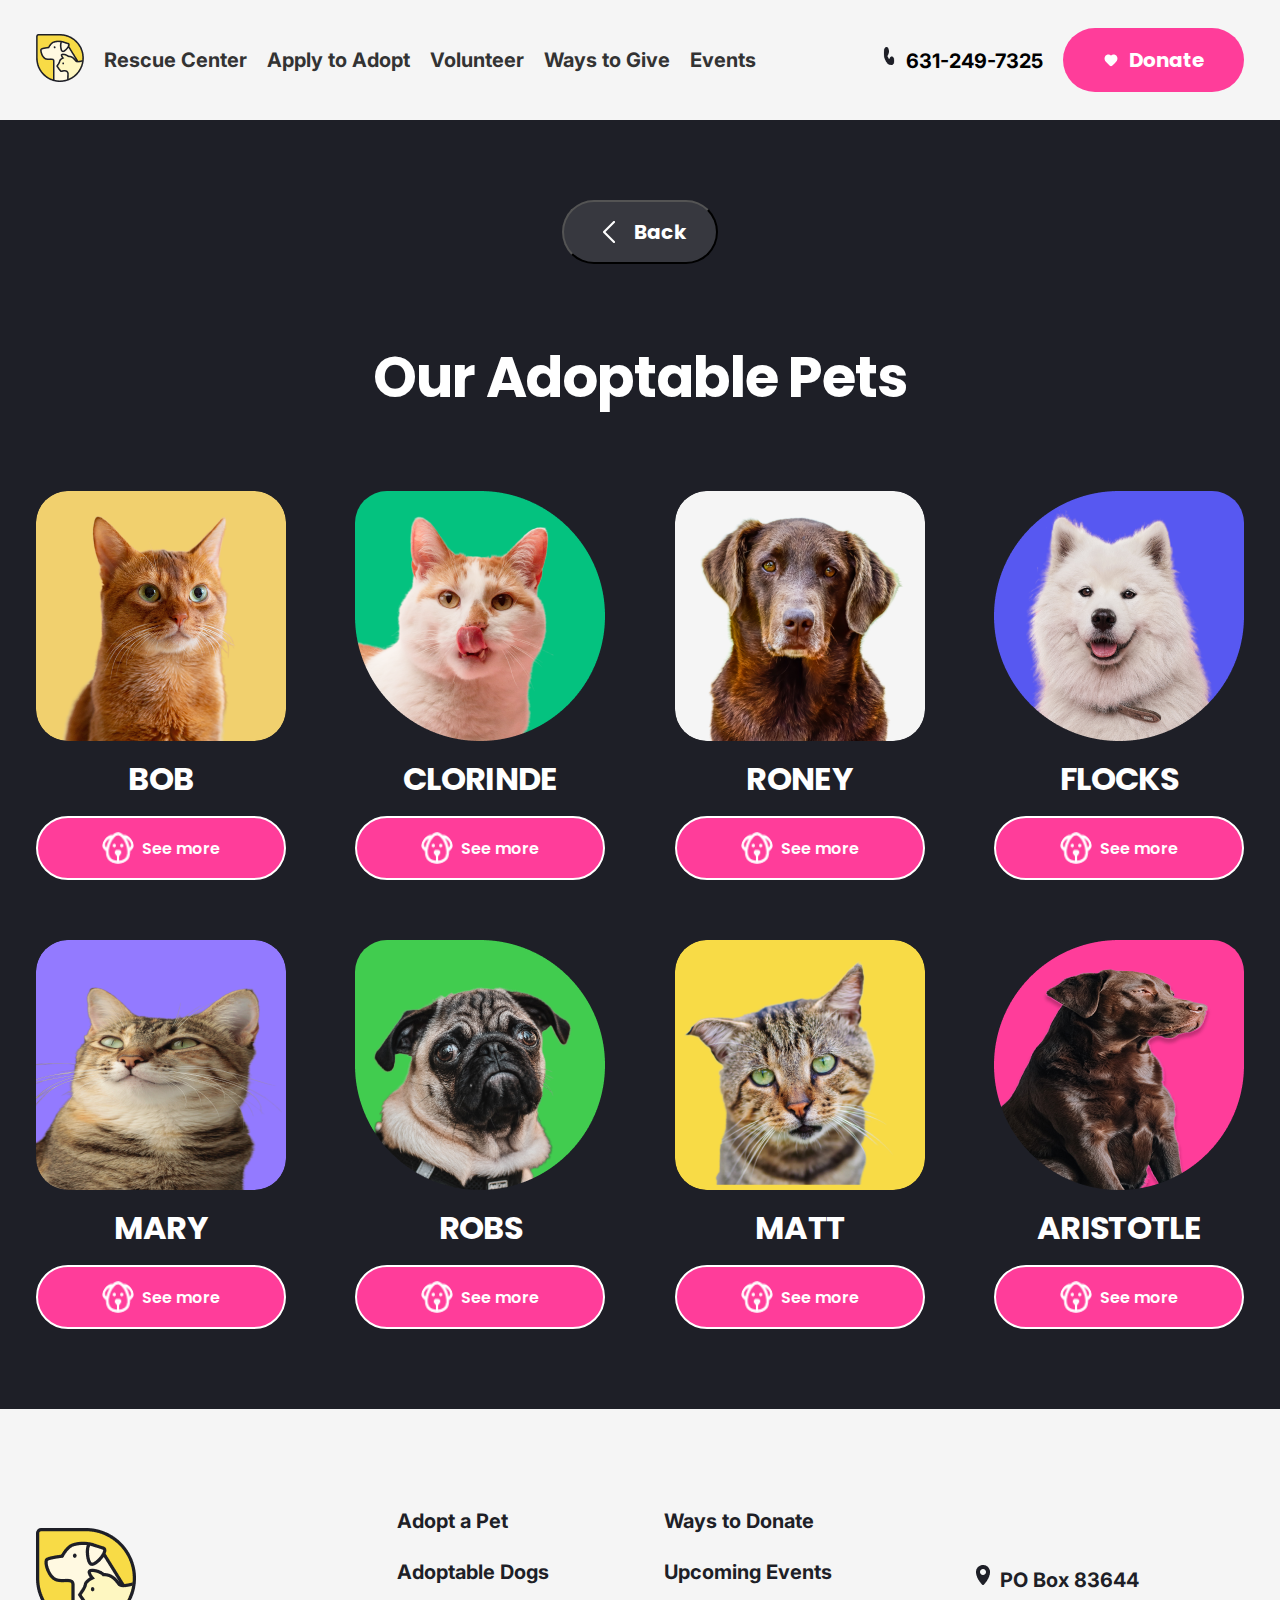
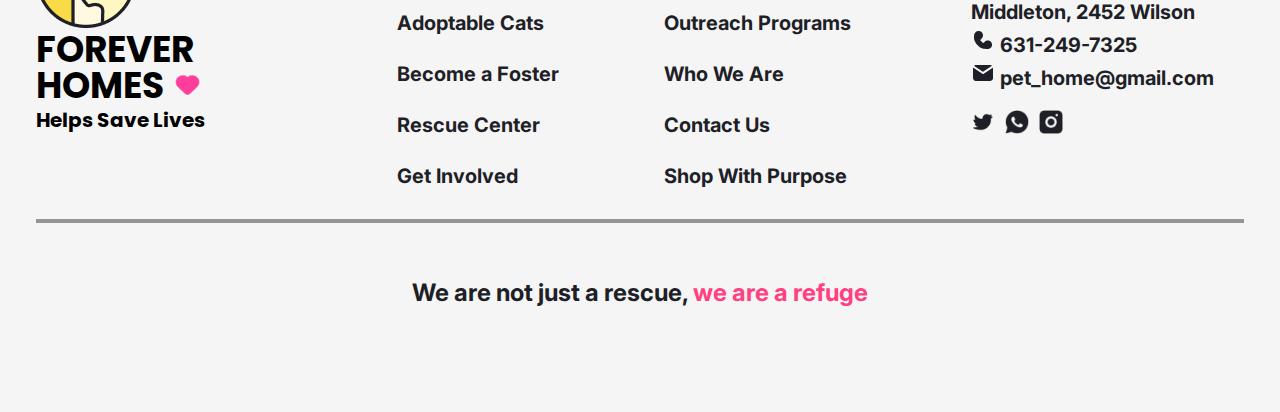
<file: pages/adoptables.html>
<!DOCTYPE html>
<html lang="en">

<head>
    <meta charset="UTF-8">
    <meta name="viewport" content="width=device-width, initial-scale=1.0">
    <title>Adoptables</title>
    <link href="/css/adoptables.css" rel="stylesheet" type="text/css" />
    <link rel="preconnect" href="https://fonts.googleapis.com">
    <link rel="preconnect" href="https://fonts.gstatic.com" crossorigin>
    <link
        href="https://fonts.googleapis.com/css2?family=Poppins:ital,wght@0,100;0,200;0,300;0,400;0,500;0,600;0,700;0,800;0,900;1,100;1,200;1,300;1,400;1,500;1,600;1,700;1,800;1,900&display=swap"
        rel="stylesheet">
    <link href="https://fonts.googleapis.com/css2?family=Inter:wght@100..900&display=swap" rel="stylesheet">
</head>
    <div id="donateModal" class="modal-donate">
        <div class="modal-content-donate">

            <div class="header-donate">
                <h1>Choose your<br> Donate</h1>
            </div>

            <div class="donate-area">

                <div class="donate-mail">
                    <p>EMAIL <span class="simbol">*</span></p>
                    <input type="email" class="input-donate" id="email" placeholder="youremail@here.com" pattern="[a-zA-Z0-9._%+-]+@[a-zA-Z0-9.-]+\.[a-zA-Z]{2,4}"required>
                    <p id="email-error" style="color: red; display: none;">Please enter a valid email address.</p>
                </div>

                <div class="money-field">
                    <p>HOW MUCH CAN YOU HELP?<span class="simbol">*</span></p>
                    <input type="text" class="input-donate" id="amount" placeholder="R$ 95,00" pattern="[0-9]*" required>
                    <p id="amount-error" style="color: red; display: none;">Please enter a valid number.</p>
                </div>

                <div class="payment-field">
                    <p>PAYMENT METHOD<span class="simbol">*</span></p>
                    <div class="methods-payment">
                        <div class="payment1">
                            <input type="radio" id="pix" name="payment-method" value="pix" class="radio-payment" required>
                            <label for="pix" class="payment-label">
                                <p>Pix</p>
                                <div class="shape"></div>
                            </label>
                        </div>
                        <div class="payment1">
                            <input type="radio" id="credit-card" name="payment-method" value="credit-card"
                                class="radio-payment" required>
                            <label for="credit-card" class="payment-label">
                                <p>Credit Card</p>
                                <div class="shape"></div>
                            </label>
                        </div>
                        <div class="payment1">
                            <input type="radio" id="paypal" name="payment-method" value="paypal" class="radio-payment"
                                required>
                            <label for="paypal" class="payment-label">
                                <p>PayPal</p>
                                <div class="shape"></div>
                            </label>
                        </div>
                    </div>
                </div>
                <button class=" help-btn" onclick="submitForm()"><img class="i-help" src="/image/Icon-S2.svg" alt="help">I
                    wanna Help!</button>
                <button class="cancel2-btn" onclick="closeModal()">
                    <img class="i-left" src="/image/left-cancel.png" alt="help">Cancel
                </button>
            </div>
        </div>
    </div>


<body>
    <header>
        <nav>
            <div class="left-options">
                <div class="logo">
                    <img src="/image/logo.png" alt="Logo">
                </div>
                <ul class="menu-options">
                    <li><a href="#rescue-center">Rescue Center</a></li>
                    <li><a href="#apply-to-adopt">Apply to Adopt</a></li>
                    <li><a href="#volunteer">Volunteer</a></li>
                    <li><a href="#ways-to-give">Ways to Give</a></li>
                    <li><a href="#events">Events</a></li>
                </ul>
            </div>
            <div class="right-options">
                <p class="phone"><img class="icon-phone" src="/image/Icon_Phone.png" alt="Phone Icon">631-249-7325</p>

                <button class="donate-btn" onclick="openModalDonate()"><img class="heart-svg-1" src="/image/Icon-S2.svg"
                        alt="Heart Icon">Donate</button>

            </div>
        </nav>
    </header>
    <main>
        <section class="adoptables-pets">
            <div class="pets-content">
                <div class="text-info">
                    <button class="back" onclick="window.location.href='/index.html'">
                        <img class="backleft" src="/image/back-left.png" alt="Back">
                        Back
                    </button>
                    <h2>Our Adoptable Pets</h2>
                </div>

                <div class="carrossel-img">
                    <div class="row-1">
                        <div class="animal">
                            <img src="/image/cat1-crsel.png" alt="Bob">
                            <p>BOB</p>
                            <button class="see-more">
                                <img class="i-animal" src="/image/i-see-more.png" alt="Icone animal">
                                See more
                            </button>
                        </div>
                        <div class="animal">
                            <img src="/image/cat2-crsel.png" alt="Clorinde">
                            <p>CLORINDE</p>
                            <button class="see-more">
                                <img class="i-animal" src="/image/i-see-more.png" alt="Icone animal">
                                See more
                            </button>
                        </div>
                        <div class="animal">
                            <img src="/image/dog3-crsel.png" alt="Roney">
                            <p>RONEY</p>
                            <button class="see-more">
                                <img class="i-animal" src="/image/i-see-more.png" alt="Icone animal">
                                See more
                            </button>
                        </div>
                        <div class="animal">
                            <img src="/image/dog4-crsel.png" alt="Flocks">
                            <p>FLOCKS</p>
                            <button class="see-more">
                                <img class="i-animal" src="/image/i-see-more.png" alt="Icone animal">
                                See more
                            </button>
                        </div>
                    </div>
                    <div class="row-2">
                        <div class="animal">
                            <img src="/image/cat5-crsel.png" alt="Mary">
                            <p>MARY</p>
                            <button class="see-more">
                                <img class="i-animal" src="/image/i-see-more.png" alt="Icone animal">
                                See more
                            </button>
                        </div>
                        <div class="animal">
                            <img src="/image/dog6-crsel.png" alt="Robs">
                            <p>ROBS</p>
                            <button class="see-more">
                                <img class="i-animal" src="/image/i-see-more.png" alt="Icone animal">
                                See more
                            </button>
                        </div>
                        <div class="animal">
                            <img src="/image/cat7-crsel.png" alt="Matt">
                            <p>MATT</p>
                            <button class="see-more">
                                <img class="i-animal" src="/image/i-see-more.png" alt="Icone animal">
                                See more
                            </button>
                        </div>
                        <div class="animal">
                            <img src="/image/dog5-crsel.png" alt="Aristotle">
                            <p>ARISTOTLE</p>
                            <button class="see-more">
                                <img class="i-animal" src="/image/i-see-more.png" alt="Icone animal">
                                See more
                            </button>
                        </div>
                    </div>
                </div>
            </div>
        </section>
    </main>
    <footer>
        <div class="footer-content">
            <div class="links-area">
                <div class="logo-f">
                    <div class="footer-logo">
                        <div class="container-4">
                            <div class="logo-1">
                                <img class="logo-footer" src="/image/f-logo.png" alt="Logo" />
                            </div>
                            <div class="name">
                                FOREVER<br />
                                HOMES <img class="heart-icon" src="/image/Icon-s2.png" alt="Heart Icon" />
                            </div>
                            <span class="text-f">
                                Helps Save Lives
                            </span>
                        </div>
                    </div>
                </div>
                <div class="links-row-1">
                    <div class="adopt-apet">Adopt a Pet</div>
                    <div class="adoptable-dogs">Adoptable Dogs</div>
                    <div class="adoptable-cats">Adoptable Cats</div>
                    <div class="become-afoster">Become a Foster</div>
                    <div class="rescue-center">Rescue Center</div>
                    <span class="get-involved">Get Involved</span>
                </div>
                <div class="links-row-2">
                    <div class="ways-to-donate">Ways to Donate</div>
                    <div class="upcoming-events">Upcoming Events</div>
                    <div class="outreach-programs">Outreach Programs</div>
                    <div class="who-we-are">Who We Are</div>
                    <div class="contact-us">Contact Us</div>
                    <span class="shop-with-purpose">Shop With Purpose</span>
                </div>
                <div class="contacts">
                    <div class="info">
                        <div class="address">
                            <div class="address-1">
                                <img class="icon-" src="/image/Icon-Address.png" alt="Address Icon" />
                                <span class="text-16">PO Box 83644</span><br>
                                <span class="text-17">Middleton, 2452 Wilson</span>
                            </div>

                        </div>
                        <div class="phone-1">
                            <img class="icon-c" src="/image/Icon_Phone.png" alt="Phone Icon" />
                            <span class="text-18">631-249-7325</span>
                        </div>
                        <div class="mail">
                            <img class="icon-c" src="/image/Icon_Mail.png" alt="Mail Icon" />
                            <span class="text-19">pet_home@gmail.com</span>
                        </div>
                        <div class="social-media-icons">
                            <img src="/image/Icon_Twitter.png" alt="Twitter" class="social-icon">
                            <img src="/image/Icon-Whats.png" alt="WhatsApp" class="social-icon">
                            <img src="/image/Icon_insta.png" alt="Instagram" class="social-icon">
                        </div>
                    </div>
                </div>

            </div>
            <hr class="divider">
            <div class="slogan">
                <p>We are not just a rescue, <span class="highlight">we are a refuge</span></p>
            </div>
        </div>
    </footer>
    <script src="/js/adoptables.js"></script>

</body>

</html>
</file>
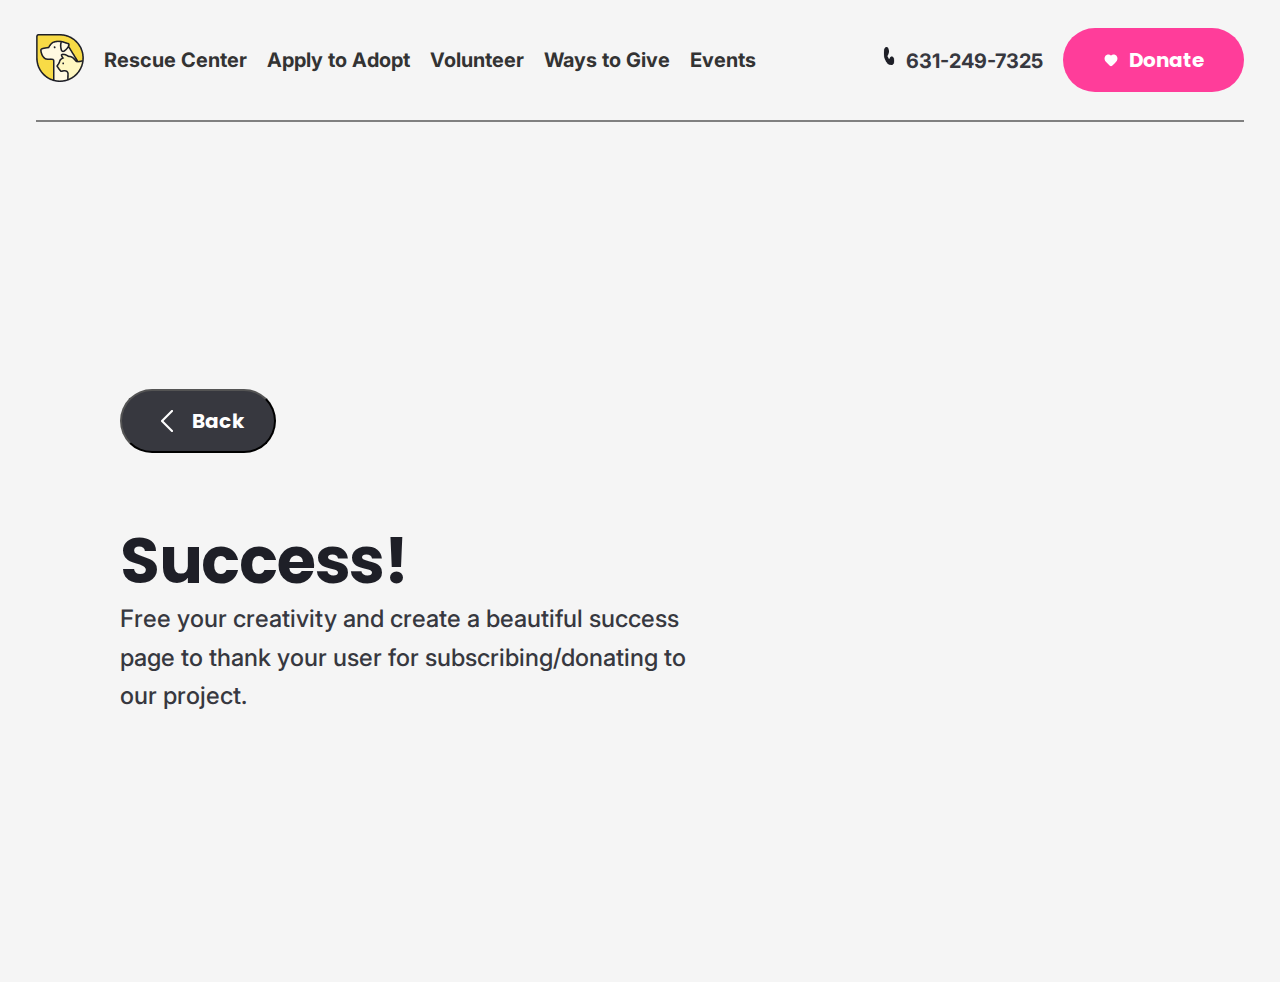
<file: pages/success.html>
<!DOCTYPE html>
<html lang="en">
<head>
    <meta charset="UTF-8">
    <meta name="viewport" content="width=device-width, initial-scale=1.0">
    <title>Success</title>
    <link href="/css/success.css" rel="stylesheet" type="text/css" />
    <link rel="preconnect" href="https://fonts.googleapis.com">
    <link rel="preconnect" href="https://fonts.gstatic.com" crossorigin>
    <link href="https://fonts.googleapis.com/css2?family=Poppins:ital,wght@0,100;0,200;0,300;0,400;0,500;0,600;0,700;0,800;0,900;1,100;1,200;1,300;1,400;1,500;1,600;1,700;1,800;1,900&display=swap" rel="stylesheet">
    <link href="https://fonts.googleapis.com/css2?family=Inter:wght@100..900&display=swap" rel="stylesheet">
  </head>
<body>
    <header>
        <nav>
            <div class="left-options">
                <div class="logo">
                    <img src="/image/logo.png" alt="Logo">
                </div>
                <ul class="menu-options">
                    <li><a href="#rescue-center">Rescue Center</a></li>
                    <li><a href="#apply-to-adopt">Apply to Adopt</a></li>
                    <li><a href="#volunteer">Volunteer</a></li>
                    <li><a href="#ways-to-give">Ways to Give</a></li>
                    <li><a href="#events">Events</a></li>
                </ul>
            </div>
            <div class="right-options">
                <p class="phone"><img class="icon-phone" src="/image/Icon_Phone.png" alt="Phone Icon">631-249-7325</p>
                <button class="donate-btn"><img class="heart-svg-1" src="/image/Icon-S2.svg" alt="Heart Icon">Donate</button>              
            </div>
        </nav>
    </header>
    <div class="header-line"></div>
    <main>
        <section class="content-success">
            <div class="info-block-success">
                <button class="success-back" onclick="window.location.href='/index.html'">
                    <img class="care-left" src="/image/back-left.png">
                    Back
                </button>
            <div class="message-sucess">
                <h1>Success!</h1>
                <p>Free your creativity and create a beautiful success page to thank your user for subscribing/donating to our project.</p>
            </div>
            </div>
        </section>
    </main>    
</body>
</html>
</file>
<file: css/adoptables.css>
* {
  margin: 0;
  padding: 0;
  box-sizing: border-box;
}

body {
  background-color: #F5F5F5;
}

/* --------------------------------- estilo do menu ----------------------------------*/
header {
  width: 100%;
  height: 120px;
  display: flex;
  background-color: #F5F5F5;
  justify-content: center;
  align-items: center;

}

nav {
  width: 1208px;
  height: 64px;
  display: flex;
  justify-content: space-between;

}

.left-options {
  display: flex;
  align-items: center;
}

.logo img {
  width: 47.73px;
  height: 48px;
  margin-right: 20px;
}

.menu-options {
  list-style: none;
  display: flex;
  gap: 20px;
  font-family: Inter;
  font-size: 20px;
  font-weight: 700;
  line-height: 32px;
  text-align: left;
}


.menu-options li {
  display: inline;
}

.menu-options a {
  text-decoration: none;
  color: #333;
  font-weight: bold;
}

.right-options {
  display: flex;
  align-items: center;
  gap: 20px;
}

.phone {
  font-family: Inter;
  font-size: 20px;
  font-weight: 700;
  line-height: 32px;
  text-align: left;
}

.donate-btn {
  width: 181px;
  height: 64px;
  background-color: #FF3D9A;
  color: white;
  border: none;
  padding: 16px;
  border-radius: 32px;
  cursor: pointer;
  font-family: Poppins, sans-serif;
  font-size: 20px;
  font-weight: 700;
  line-height: 32px;
  display: flex;
  align-items: center;
  justify-content: center;
}

.heart-svg-1 {
  width: 25.81px;
  height: 23.14px;
  padding-right: 10px;
}

.icon-phone {
  width: 24px;
  height: 24px;
  padding-right: 10px;
}

/*--------------------------adoptables section----------------------------*/

.adoptables-pets {
  width: 100%;
  height: 1289px;
  padding: 80px 0px;
  background-color: #1E1F27;
  display: flex;
  align-items: center;
  justify-content: center;
}

.pets-content {
  width: 1208px;
  height: 1129px;
  gap: 80px;
  display: flex;
  flex-direction: column;
  align-items: center;
  justify-content: center;
}


.text-info {
  width: 1208px;
  height: 211px;
  gap: 80px;
  display: flex;
  justify-content: space-between;
  flex-direction: column;
  align-items: center;
}

.back {
  width: 156px;
  height: 64px;
  padding: 16px 32px;
  gap: 8px;
  border-radius: 32px;
  background-color: #37383F;
  font-family: Poppins;
  font-size: 20px;
  font-weight: 700;
  line-height: 32px;
  color: white;
  display: flex;
  align-items: center;
  justify-content: center;
}

h2 {
  font-family: Poppins;
  font-size: 56px;
  font-weight: 700;
  line-height: 67.2px;
  letter-spacing: -0.02em;
  text-align: center;
  color: white;
}

.carrossel-img {
  width: 1208px;
  height: 838px;
  gap: 60px;
  display: flex;
  flex-direction: column;
  flex-wrap: wrap;
  justify-content: center;
}

.row-1 {
  width: 100%;
  height: 389px;
  display: flex;
  flex-direction: row;
  justify-content: space-between;
}

.row-2 {
  width: 100%;
  height: 389px;
  display: flex;
  flex-direction: row;
  justify-content: space-between;

}

.animal {
  width: 250px;
  height: 389px;
  gap: 12px;
  display: flex;
  flex-direction: column;
  justify-content: space-between;
}

.animal img {
  width: 250px;
  height: 250px;
  border-radius: 32px;
}

.animal p {
  width: 250px;
  height: 51px;
  font-family: Poppins;
  font-size: 32px;
  font-weight: 700;
  line-height: 51.2px;
  letter-spacing: -0.02em;
  text-align: center;
  color: white;
}

button .i-animal {
  width: 32px;
  height: 32px;
}

.see-more {
  width: 250px;
  height: 64px;
  padding: 16px 32px;
  gap: 8px;
  border-radius: 32px;
  border: 2px solid;
  background-color: #FF3D9A;
  color: white;
  display: flex;
  align-items: center;
  justify-content: center;
  font-family: Poppins;
  font-size: 16px;
  font-weight: 600;
}

/* ------------------------ Footer-----------------------------  */
footer {
  width: 100%;
  height: 603px;
  background-color: #F5F5F5;
  display: flex;
  justify-content: center;
  align-items: center;
  padding: 80px 0px 80px 0px;
}

.footer-content {
  width: 1208px;
  height: 443px;
  display: flex;
  flex-direction: column;
  justify-content: center;
  align-items: center;
  margin-top: 40px;
}

.name {
  font-family: Poppins;
  font-size: 36px;
  font-weight: 700;
  line-height: 36px;
  text-align: left;
}

.heart-icon {
  width: 29.04px;
  height: 26.03px;
  top: 5.7px;
  left: 3.48px;
  gap: 0px;
  opacity: 1;
}

.links-area {
  width: 1208px;
  height: 272px;
  display: flex;
  justify-content: space-between;
  align-items: center;
  padding-bottom: 20px;

}

.logo-f {
  width: 272px;
  height: 242px;
  gap: 19px;
  opacity: 0px;
}


.logo-footer {
  width: 100px;
  height: 100px;
  gap: 0px;


}

.links-row-1,
.links-row-2 {
  display: flex;
  flex-direction: column;
  gap: 19px;
}

.contacts {
  width: 272px;
  height: 232px;
  display: flex;
  flex-direction: column;
  justify-content: center;
  align-items: center;

}

.social-media-icons {
  display: flex;
  gap: 10px;
  margin-top: 16px;
}

.social-icon {
  width: 24px;
  height: 24px;
}

.links-row-1,
.links-row-2,
.contacts {
  font-family: Inter;
  font-size: 20px;
  font-weight: 700;
  line-height: 32px;
  text-align: left;
  color: #1E1F27;
  margin: 16px;
}


.text-f {
  font-family: Poppins;
  font-size: 20px;
  font-weight: 700;
  line-height: 32px;
  text-align: left;

}

.divider {
  width: 100%;
  margin-top: 40px;
  border: 2px solid #949494;
  margin: 24px 0;
}

.slogan {
  font-family: Inter;
  font-size: 24px;
  font-weight: 700;
  line-height: 32px;
  text-align: center;
  color: #1E1F27;
  padding: 30px;
}

.slogan .highlight {
  color: #FF4081;
}



.modal-donate {
  display: none;
  position: fixed;
  z-index: 1;
  width: 100%;
  height: 100%;
  top: 0;
  left: 40%;
  right: 40%;
  align-items: center;
  justify-content: center;

}

.modal-content-donate {
  width: 480px;
  padding: 32px;
  gap: 48px;
  border-radius: 32px;
  border: 1px solid black;
  background-color: white;
}


.header-donate {
  width: 416px;
  height: 116px;
}

.header-donate h1 {
  font-family: Poppins;
  font-size: 48px;
  font-weight: 700;
  line-height: 57.6px;
  letter-spacing: -0.02em;
  text-align: center;
  color: #1E1F27;

}

.donate-area {
  width: 416px;
  height: 488px;
  gap: 24px;
  display: flex;
  flex-direction: column;
  justify-content: center;
  align-items: center;

}

.donate-mail,
.money-field {
  width: 416px;
  height: 80px;
  gap: 8px;
}

.payment-field {
  width: 416px;
  height: 104px;
  gap: 0px;
  display: flex;
  flex-direction: column;
  justify-content: space-between;
}

.payment-field p,
.donate-mail p,
.money-field p,
.payment-field p {
  width: 173px;
  height: 16px;
  font-family: Poppins;
  font-size: 12px;
  font-weight: 700;
  line-height: 16px;
  text-align: left;
  color: #ff3d9a;
}

.simbol {
  font-family: Poppins;
  font-size: 12px;
  font-weight: 700;
  line-height: 16px;
  text-align: left;
  color: #3F96FC;
}

input.input-donate {
  width: 416px;
  height: 56px;
  gap: 10px;
  border-radius: 8px;
  border: 1px solid #3F96FC;
}

.methods-payment {
  width: 416px;
  height: 80px;
  gap: 8px;
  display: flex;
  flex-direction: row;
  justify-content: space-between;
}

.payment1 {
  width: 133.33px;
  height: 56px;
  gap: 8px;
  border-radius: 8px;
  border: 1px solid var(--blue-light, #3F96FC);
  display: flex;
  align-items: center;
  justify-content: space-between;
  cursor: pointer;
  position: relative;
}

.payment1 input[type="radio"] {
  width: 16px;
  height: 16px;
  border-radius: 50%;
  border: 2px solid #000;
  appearance: none;
  cursor: pointer;
  position: absolute;
  right: 8px;
  top: 50%;
  transform: translateY(-50%);
}

.payment1 input[type="radio"]:checked {
  background-color: #FF3D9A;
}

.payment1 .payment-label {
  display: flex;
  align-items: center;
  justify-content: space-between;
  width: 100%;
  height: 100%;
  padding: 0 8px;
}

.payment1 p {
  width: auto;
  height: 24px;
  font-family: Poppins;
  font-size: 16px;
  font-weight: 500;
  line-height: 24px;
  letter-spacing: -0.02em;
  text-align: left;
  color: black;
}

.payment1 .shape {
  width: 16px;
  height: 16px;
  border-radius: 50%;
  border: 2px solid transparent;
}

.payment1 input[type="radio"]+.payment-label {
  display: flex;
  align-items: center;
  justify-content: space-between;
  width: 100%;
  height: 100%;
  cursor: pointer;
}

.payment1 input[type="radio"]:checked+.payment-label {
  background-color: #3F96FC;
  border-radius: 8px;
  color: white;
}

.payment1 input[type="radio"]:checked+.payment-label p {
  color: white;
}


.help-btn {
  width: 249px;
  height: 64px;
  padding: 16px 32px;
  gap: 8px;
  border-radius: 32px;
  background-color: #FF3D9A;
  color: white;
  font-family: Poppins;
  font-size: 20px;
  font-weight: 700;
  line-height: 32px;
  text-align: left;
  display: flex;
  align-items: center;
  justify-content: center;
}


.cancel2-btn {
  width: 177px;
  height: 64px;
  padding: 16px 32px;
  gap: 8px;
  border-radius: 32px;
  background-color: #37383F;
  color: white;
  font-family: Poppins;
  font-size: 20px;
  font-weight: 700;
  line-height: 32px;
  text-align: left;
  display: flex;
  align-items: center;
  justify-content: center;
}

.i-help {
  width: 25.81px;
  height: 23.14px;
  top: 5.07px;
  left: 3.09px;
}

.i-left {
  width: 12px;
  height: 22px;
  top: 5px;
  left: 9px;
}
</file>
<file: css/success.css>
* {
    margin: 0;
    padding: 0;
    box-sizing: border-box;
  }
  
  body {
    background-color: #F5F5F5;
  }
  
  /* --------------------------------- estilo do menu ----------------------------------*/
  header {
    width: 100%;
    height: 120px;
    display: flex;
    background-color: #F5F5F5;
    justify-content: center;
    align-items: center;
    
  }
  
  nav {
    width: 1208px;
    height: 64px;
    display: flex;
    justify-content: space-between;
    
  }
  
  .left-options {
    display: flex;
    align-items: center;
  }
  
  .logo img {
    width: 47.73px;
    height: 48px;
    margin-right: 20px;
  }
  
  .menu-options {
    list-style: none;
    display: flex;
    gap: 20px;
    font-family: Inter;
    font-size: 20px;
    font-weight: 700;
    line-height: 32px;
    text-align: left;
}

  
  .menu-options li {
    display: inline;
  }
  
  .menu-options a {
    text-decoration: none;
    color: #333;
    font-weight: bold;
  }
  
  .right-options {
    display: flex;
    align-items: center;
    gap: 20px;
  }
  
  .phone {
    font-family: Inter;
    font-size: 20px;
    font-weight: 700;
    line-height: 32px;
    text-align: left;
  }
  
  .donate-btn {
    width: 181px;
    height: 64px;
    background-color: #FF3D9A;
    color: white;
    border: none;
    padding: 16px;
    border-radius: 32px;
    cursor: pointer;
    font-family: Poppins, sans-serif;
    font-size: 20px;
    font-weight: 700;
    line-height: 32px;
    display: flex;
    align-items: center;
    justify-content: center;
  }
  
  .heart-svg-1 {
    width: 25.81px;
    height: 23.14px;
    padding-right: 10px;
  }
  
  .icon-phone{
    width: 24px;
    height: 24px;
    padding-right: 10px;
  }

.header-line {
    width: 1208px;
    height: 2px;
    background-color: gray;
    margin: 0 auto; 
}

/*-----------------------main success --------------------*/

main{
    width: 100%;
    height: 860px;
    padding: 80px 120px 80px 120px;
    gap: 40px;
    background-color: #F5F5F5;
    display: flex;
    justify-content: center;
    align-items: center;
}

.content-success{
    width: 1272px;
    height: 327px;
    gap: 40px;
}

.info-block-success{
    width: 584px;
    height: 327px;
    gap: 48px;
    display: flex;
    justify-content: space-between;
    flex-direction: column;
    
}

.success-back {
    width: 156px;
    height: 64px;
    padding: 16px 32px;
    gap: 8px;
    border-radius: 32px;
    background-color: #37383F;
    font-family: Poppins;
    font-size: 20px;
    font-weight: 700;
    line-height: 32px;
    color: white;
    display: flex;
    align-items: center;
    justify-content: center;
}

.message-success{
    width: 584px;
    height:215px;
    gap: 24px;
    display: flex;
    justify-content: space-between;
}

h1{
    font-family: Poppins;
    font-size: 64px;
    font-weight: 700;
    line-height: 76.8px;
    letter-spacing: -0.02em;
    text-align: left;
    color: #1E1F27;
}

p{
    font-family: Inter;
    font-size: 24px;
    font-weight: 500;
    line-height: 38.4px;
    text-align: left;
    color: #37383F;
}
</file>
